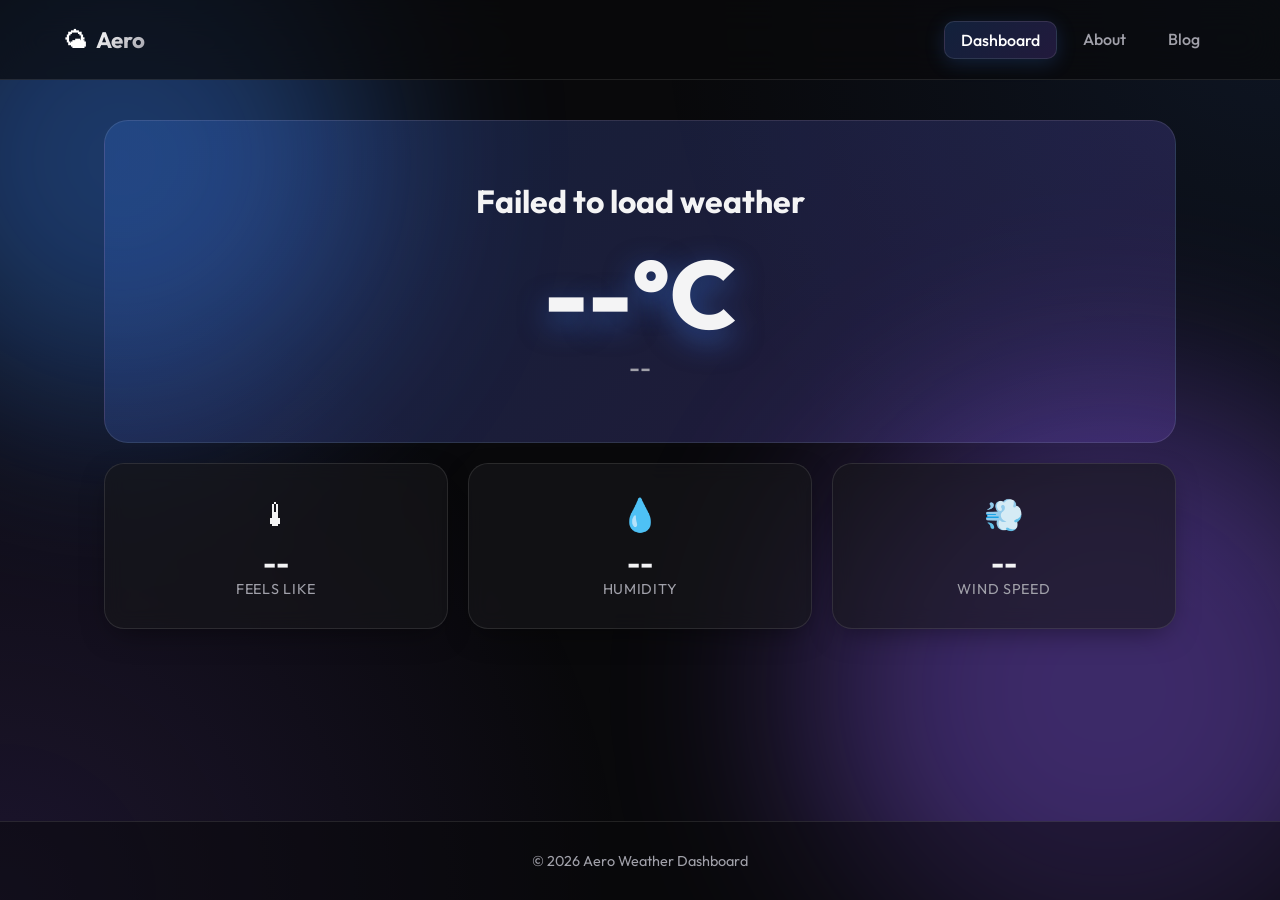
<file: index.html>
<!DOCTYPE html>
<html lang="en">

<head>
    <meta charset="UTF-8">

    <!-- ✅ VIEWPORT -->
    <meta name="viewport" content="width=device-width, initial-scale=1.0">

    <!-- ✅ PRIMARY SEO -->
    <title>Aero Weather Dashboard | Live Weather Forecast Bangalore & Climate Insights</title>

    <meta name="description"
        content="Check real-time weather in Bangalore and across India with Aero Weather Dashboard. Get live temperature, humidity, wind speed, and accurate forecasts with advanced climate insights.">

    <meta name="keywords"
        content="Bangalore weather today, live weather Bangalore, India weather forecast, real-time weather dashboard, temperature humidity wind speed, climate insights, meteorology data, Aero weather dashboard">

    <meta name="author" content="Aero Weather Team">

    <!-- ✅ INDEXING CONTROL -->
    <meta name="robots" content="index, follow, max-image-preview:large, max-snippet:-1, max-video-preview:-1">
    <meta name="googlebot" content="index, follow">

    <!-- ✅ CANONICAL -->
    <link rel="canonical" href="https://weatherdashboard.shopwithme.in/">

    <!-- ✅ GEO SEO -->
    <meta name="geo.region" content="IN-KA">
    <meta name="geo.placename" content="Bangalore">
    <meta name="geo.position" content="12.97;77.59">
    <meta name="ICBM" content="12.97, 77.59">

    <!-- ✅ FAVICON -->
    <link rel="icon" href="/favicon.ico" type="image/x-icon">

    <!-- ✅ OPEN GRAPH -->
    <meta property="og:title" content="Aero Weather Dashboard - Live Weather & Forecast">
    <meta property="og:description"
        content="Real-time weather updates including temperature, humidity, wind speed, and climate insights.">
    <meta property="og:type" content="website">
    <meta property="og:url" content="https://weatherdashboard.shopwithme.in/">
    <meta property="og:image" content="https://weatherdashboard.shopwithme.in/preview.png">
    <meta property="og:site_name" content="Aero Weather">

    <!-- ✅ TWITTER SEO -->
    <meta name="twitter:card" content="summary_large_image">
    <meta name="twitter:title" content="Aero Weather Dashboard">
    <meta name="twitter:description" content="Live weather forecast with modern UI and accurate data.">
    <meta name="twitter:image" content="https://weatherdashboard.shopwithme.in/preview.png">

    <!-- ✅ STRUCTURED DATA -->
    <script type="application/ld+json">
    {
      "@context": "https://schema.org",
      "@type": "WebApplication",
      "name": "Aero Weather Dashboard",
      "url": "https://weatherdashboard.shopwithme.in/",
      "description": "Real-time weather dashboard with live forecasts, climate insights, and atmospheric data.",
      "applicationCategory": "WeatherApplication",
      "operatingSystem": "All",
      "inLanguage": "en",
      "areaServed": {
        "@type": "Place",
        "name": "India"
      },
      "author": {
        "@type": "Organization",
        "name": "Aero Weather Team"
      }
    }
    </script>

    <!-- ✅ PERFORMANCE -->
    <link rel="preconnect" href="https://fonts.googleapis.com">
    <link rel="preconnect" href="https://fonts.gstatic.com" crossorigin>

    <!-- ✅ GOOGLE FONTS -->
    <link href="https://fonts.googleapis.com/css2?family=Outfit:wght@300;400;600;700&display=swap" rel="stylesheet">

    <!-- ✅ CSS -->
    <link rel="stylesheet" href="style.css">

    <!-- ✅ GOOGLE ANALYTICS -->
    <script async src="https://www.googletagmanager.com/gtag/js?id=G-01ZXSJ67FX"></script>
    <script>
        window.dataLayer = window.dataLayer || [];
        function gtag() { dataLayer.push(arguments); }
        gtag('js', new Date());
        gtag('config', 'G-01ZXSJ67FX');
    </script>

</head>

<body>

    <div class="bg-gradient"></div>

    <div class="bg-orbs">
        <div class="orb orb-1"></div>
        <div class="orb orb-2"></div>
    </div>

    <div id="app">

        <div id="navbar"></div>

        <main id="main-content" class="fade-in">

            <!-- ✅ ADD H1 FOR SEO -->
            <h1 style="position:absolute; left:-9999px;">
                Aero Weather Dashboard - Live Weather Updates and Forecast
            </h1>

            <div class="dashboard-grid">

                <div class="weather-hero">
                    <h2 class="weather-location" id="location">Loading...</h2>
                    <div class="temp-huge" id="temp">--°C</div>
                    <div class="weather-desc" id="condition">--</div>
                </div>

                <div class="stats-grid">

                    <div class="glass-card stat-card">
                        <div class="stat-icon">🌡</div>
                        <div class="stat-value" id="feels">--</div>
                        <div class="stat-label">Feels Like</div>
                    </div>

                    <div class="glass-card stat-card">
                        <div class="stat-icon">💧</div>
                        <div class="stat-value" id="humidity">--</div>
                        <div class="stat-label">Humidity</div>
                    </div>

                    <div class="glass-card stat-card">
                        <div class="stat-icon">💨</div>
                        <div class="stat-value" id="wind">--</div>
                        <div class="stat-label">Wind Speed</div>
                    </div>

                </div>

            </div>

        </main>

        <footer class="glass-footer">
            <p>&copy; 2026 Aero Weather Dashboard</p>
        </footer>

    </div>

    <script>

        /* NAVBAR */
         fetch("navbar.html")
  .then(res => res.text())
  .then(data => {
      document.getElementById("navbar").innerHTML = data;

      const currentPage = window.location.pathname.split("/").pop();

      document.querySelectorAll(".nav-item").forEach(link => {
          if (link.getAttribute("href") === currentPage) {
              link.classList.add("active");
          }
      });

      // ✅ MOBILE MENU FIX
      const toggle = document.getElementById("menu-toggle");
      const menu = document.getElementById("nav-menu");

      if (toggle && menu) {
          toggle.addEventListener("click", () => {
              menu.classList.toggle("active");
          });

          // optional: close on click
          document.querySelectorAll(".nav-item").forEach(link => {
              link.addEventListener("click", () => {
                  menu.classList.remove("active");
              });
          });
      }
  });


        /* WEATHER MAP */
        const WMO_CODES = {
            0: { desc: 'Clear sky', icon: '☀️' },
            1: { desc: 'Mainly clear', icon: '🌤' },
            2: { desc: 'Partly cloudy', icon: '⛅' },
            3: { desc: 'Overcast', icon: '☁️' },
            45: { desc: 'Fog', icon: '🌫' },
            61: { desc: 'Rain', icon: '🌧' },
            63: { desc: 'Moderate rain', icon: '🌧' },
            65: { desc: 'Heavy rain', icon: '🌧' },
            71: { desc: 'Snow', icon: '❄️' },
            95: { desc: 'Thunderstorm', icon: '⛈' }
        };


        /* WEATHER */
        async function loadWeather() {
            try {
                const res = await fetch(
                    "https://api.open-meteo.com/v1/forecast?latitude=12.97&longitude=77.59&current=temperature_2m,relative_humidity_2m,apparent_temperature,weather_code,wind_speed_10m"
                );

                const data = await res.json();
                const w = data.current;

                const info = WMO_CODES[w.weather_code] || { desc: "Unknown", icon: "🌍" };

                document.getElementById("location").innerText = "Bangalore, India";
                document.getElementById("temp").innerText = Math.round(w.temperature_2m) + "°C";
                document.getElementById("feels").innerText = Math.round(w.apparent_temperature) + "°C";
                document.getElementById("humidity").innerText = w.relative_humidity_2m + "%";
                document.getElementById("wind").innerText = w.wind_speed_10m + " km/h";

                document.getElementById("condition").innerText =
                    info.icon + " " + info.desc;

            } catch {
                document.getElementById("location").innerText = "Failed to load weather";
            }
        }

        loadWeather();

    </script>

</body>

</html>
</file>
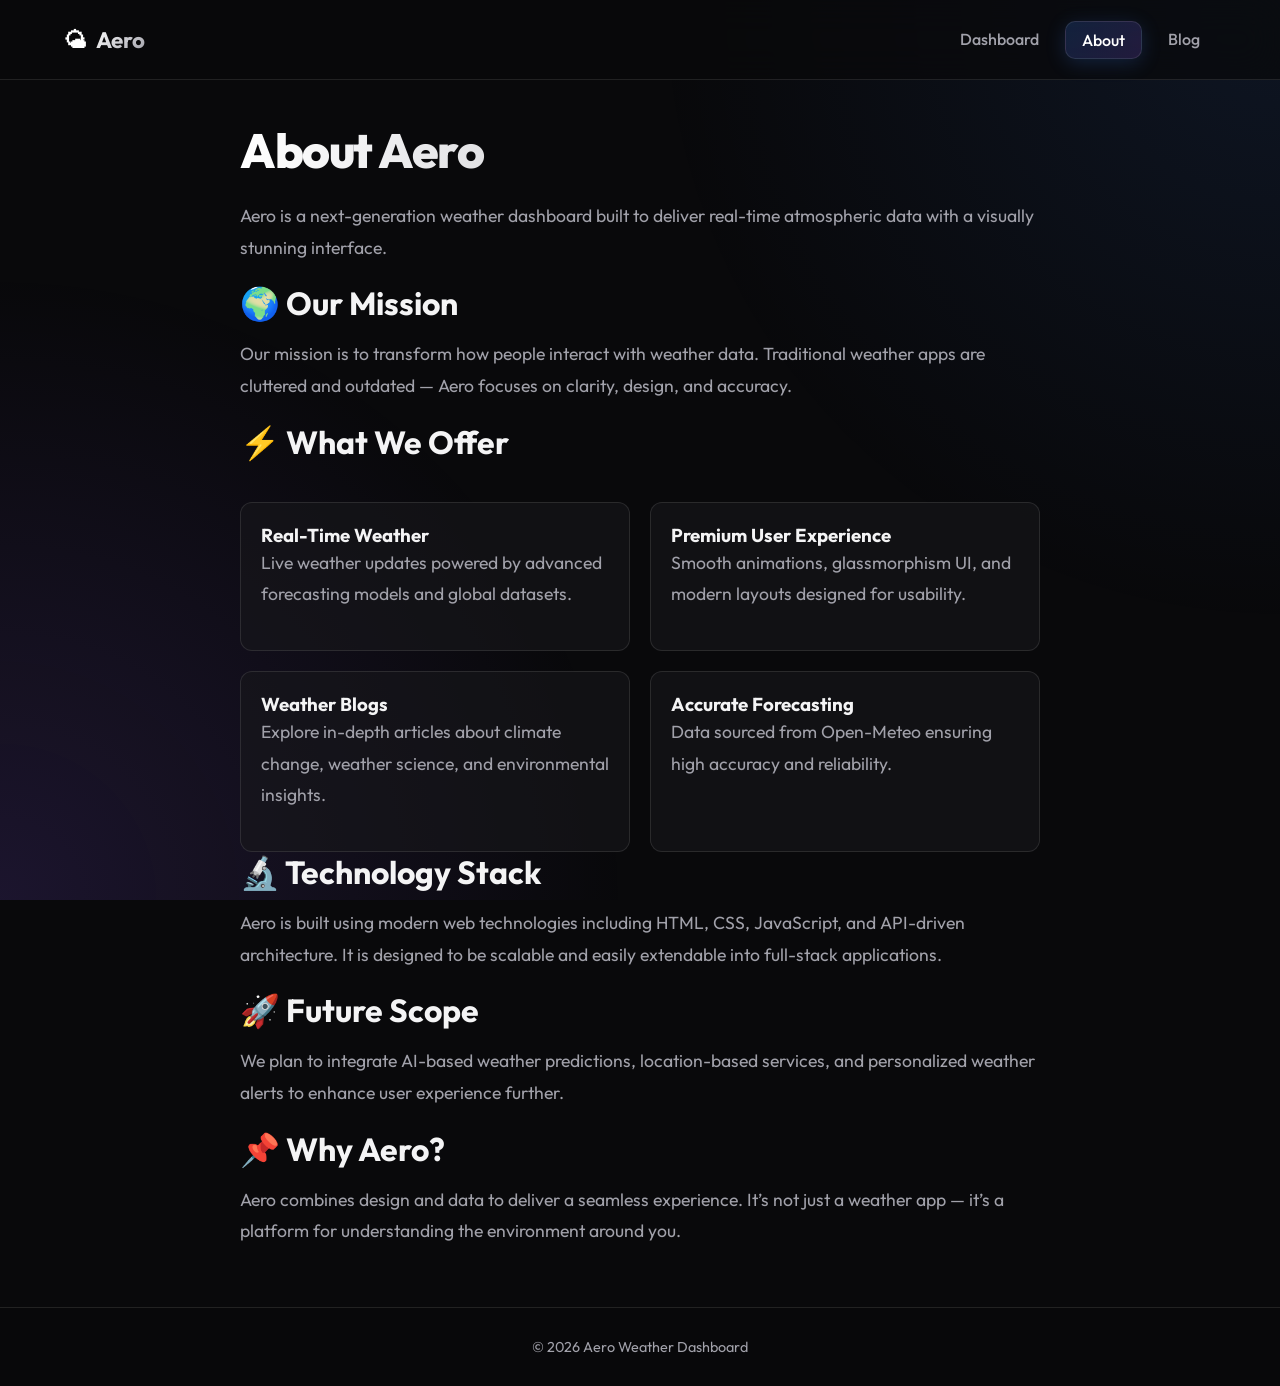
<file: about.html>
<!DOCTYPE html>
<html lang="en">

<head>
    <meta charset="UTF-8">

    <!-- ✅ PRIMARY SEO (ABOUT INTENT OPTIMIZED) -->
    <title>About Aero Weather Dashboard | Real-Time Weather Platform & Climate Insights</title>

    <meta name="description"
        content="Learn about Aero Weather Dashboard, a modern weather platform delivering real-time forecasts, climate insights, and atmospheric data with advanced UI and accurate meteorology models.">

    <meta name="keywords"
        content="about Aero weather, weather dashboard platform, real-time weather system, climate insights platform, meteorology application, weather forecasting technology, Aero weather dashboard info">

    <meta name="author" content="Aero Weather Team">

    <!-- ✅ INDEXING CONTROL -->
    <meta name="robots" content="index, follow, max-image-preview:large, max-snippet:-1, max-video-preview:-1">
    <meta name="googlebot" content="index, follow">

    <!-- ✅ CANONICAL -->
    <link rel="canonical" href="https://weatherdashboard.shopwithme.in/about.html">

    <!-- ✅ VIEWPORT -->
    <meta name="viewport" content="width=device-width, initial-scale=1.0">

    <!-- ✅ FAVICON -->
    <link rel="icon" href="/favicon.ico" type="image/x-icon">

    <!-- ✅ OPEN GRAPH -->
    <meta property="og:title" content="About Aero Weather Dashboard">
    <meta property="og:description"
        content="Discover the mission, technology, and vision behind Aero Weather Dashboard.">
    <meta property="og:type" content="website">
    <meta property="og:url" content="https://weatherdashboard.shopwithme.in/about.html">
    <meta property="og:image" content="https://weatherdashboard.shopwithme.in/preview.jpg">
    <meta property="og:site_name" content="Aero Weather">

    <!-- ✅ TWITTER SEO -->
    <meta name="twitter:card" content="summary_large_image">
    <meta name="twitter:title" content="About Aero Weather Dashboard">
    <meta name="twitter:description"
        content="Real-time weather platform with climate insights and forecasting technology.">
    <meta name="twitter:image" content="https://weatherdashboard.shopwithme.in/preview.jpg">

    <!-- ✅ ADVANCED STRUCTURED DATA -->
    <script type="application/ld+json">
    {
        "@context": "https://schema.org",
        "@type": "Organization",
        "name": "Aero Weather",
        "url": "https://weatherdashboard.shopwithme.in/",
        "logo": "https://weatherdashboard.shopwithme.in/preview.jpg",
        "description": "Aero Weather Dashboard provides real-time weather forecasts, climate insights, and atmospheric data.",
        "sameAs": [
            "https://weatherdashboard.shopwithme.in/"
        ]
    }
    </script>

    <!-- ✅ PERFORMANCE -->
    <link rel="preconnect" href="https://fonts.googleapis.com">
    <link rel="preconnect" href="https://fonts.gstatic.com" crossorigin>

    <!-- Fonts -->
    <link href="https://fonts.googleapis.com/css2?family=Outfit:wght@300;400;600;700&display=swap" rel="stylesheet">

    <!-- CSS -->
    <link rel="stylesheet" href="style.css">

</head>

<body>

    <div class="bg-gradient"></div>

    <div id="app">

        <div id="navbar"></div>

        <main id="main-content" class="fade-in">

            <div class="about-content">

                <!-- HERO -->
                <h1>About Aero</h1>

                <p class="lead">
                    Aero is a next-generation weather dashboard built to deliver real-time atmospheric data with a
                    visually stunning interface.
                </p>

                <!-- SECTION 1 -->
                <h2>🌍 Our Mission</h2>
                <p>
                    Our mission is to transform how people interact with weather data. Traditional weather apps are
                    cluttered and outdated — Aero focuses on clarity, design, and accuracy.
                </p>

                <!-- SECTION 2 -->
                <h2>⚡ What We Offer</h2>

                <ul class="feature-list">

                    <li class="feature-item">
                        <h3>Real-Time Weather</h3>
                        <p>
                            Live weather updates powered by advanced forecasting models and global datasets.
                        </p>
                    </li>

                    <li class="feature-item">
                        <h3>Premium User Experience</h3>
                        <p>
                            Smooth animations, glassmorphism UI, and modern layouts designed for usability.
                        </p>
                    </li>

                    <li class="feature-item">
                        <h3>Weather Blogs</h3>
                        <p>
                            Explore in-depth articles about climate change, weather science, and environmental insights.
                        </p>
                    </li>

                    <li class="feature-item">
                        <h3>Accurate Forecasting</h3>
                        <p>
                            Data sourced from Open-Meteo ensuring high accuracy and reliability.
                        </p>
                    </li>

                </ul>

                <!-- SECTION 3 -->
                <h2>🔬 Technology Stack</h2>
                <p>
                    Aero is built using modern web technologies including HTML, CSS, JavaScript, and API-driven
                    architecture. It is designed to be scalable and easily extendable into full-stack applications.
                </p>

                <!-- SECTION 4 -->
                <h2>🚀 Future Scope</h2>
                <p>
                    We plan to integrate AI-based weather predictions, location-based services, and personalized weather
                    alerts to enhance user experience further.
                </p>

                <!-- SECTION 5 -->
                <h2>📌 Why Aero?</h2>
                <p>
                    Aero combines design and data to deliver a seamless experience. It’s not just a weather app — it’s a
                    platform for understanding the environment around you.
                </p>

            </div>

        </main>

        <footer class="glass-footer">
            <p>&copy; 2026 Aero Weather Dashboard</p>
        </footer>

    </div>

    <!-- NAVBAR + ACTIVE TAB -->
    <script>
fetch("navbar.html")
    .then(res => res.text())
    .then(data => {
        document.getElementById("navbar").innerHTML = data;

        const currentPage = window.location.pathname.split("/").pop();

        document.querySelectorAll(".nav-item").forEach(link => {
            if (link.getAttribute("href") === currentPage) {
                link.classList.add("active");
            }
        });

        // ✅ ADD THIS (mobile toggle fix)
        const toggle = document.getElementById("menu-toggle");
        const menu = document.getElementById("nav-menu");

        if (toggle && menu) {
            toggle.addEventListener("click", () => {
                menu.classList.toggle("active");
            });
        }
    });
</script>
</body>

</html>
</file>
<file: style.css>
:root {
    /* Premium Color Palette */
    --clr-bg: #09090b; /* Very dark zinc */
    --clr-surface: rgba(24, 24, 27, 0.6); /* Translucent zinc */
    --clr-surface-hover: rgba(39, 39, 42, 0.8);
    --clr-border: rgba(255, 255, 255, 0.1);
    
    /* Vibrant accients */
    --clr-primary: #3b82f6; /* Blue */
    --clr-primary-glow: rgba(59, 130, 246, 0.5);
    --clr-secondary: #8b5cf6; /* Purple */
    --clr-secondary-glow: rgba(139, 92, 246, 0.5);
    
    --clr-text: #f4f4f5;
    --clr-text-muted: #a1a1aa;
    
    /* Typography */
    --font-heading: 'Outfit', sans-serif;
    --font-body: 'Outfit', sans-serif;
    
    /* Layout Variables */
    --nav-height: 80px;
    --max-width: 1200px;
}

* {
    margin: 0;
    padding: 0;
    box-sizing: border-box;
    font-family: var(--font-body);
}

body {
    background-color: var(--clr-bg);
    color: var(--clr-text);
    min-height: 100vh;
    overflow-x: hidden;
    position: relative;
    display: flex;
    flex-direction: column;
}

/* Background Effects */
.bg-gradient {
    position: fixed;
    top: 0; left: 0; right: 0; bottom: 0;
    background: radial-gradient(circle at top right, rgba(59, 130, 246, 0.1) 0%, transparent 40%),
                radial-gradient(circle at bottom left, rgba(139, 92, 246, 0.15) 0%, transparent 40%);
    z-index: -2;
}

.bg-orbs {
    position: fixed;
    width: 100vw;
    height: 100vh;
    z-index: -1;
    overflow: hidden;
    pointer-events: none;
}

.orb {
    position: absolute;
    border-radius: 50%;
    filter: blur(100px);
    opacity: 0.4;
    animation: float 20s infinite ease-in-out alternate;
}

.orb-1 {
    top: -10%; left: -10%;
    width: 500px; height: 500px;
    background: var(--clr-primary);
}

.orb-2 {
    bottom: -10%; right: -10%;
    width: 600px; height: 600px;
    background: var(--clr-secondary);
    animation-delay: -5s;
}

@keyframes float {
    0% { transform: translate(0, 0) scale(1); }
    100% { transform: translate(100px, 50px) scale(1.2); }
}

/* App Layout */
#app {
    display: flex;
    flex-direction: column;
    min-height: 100vh;
}

/* Navigation - Glassmorphism */
/* ===== PREMIUM NAVBAR (FINAL CLEAN VERSION) ===== */

.glass-nav {
    height: var(--nav-height);
    display: flex;
    justify-content: space-between;
    align-items: center;
    padding: 0 5%;

    /* 🔥 DARK GLASS (MATCHES YOUR THEME) */
    background: rgba(9, 9, 11, 0.7);
    backdrop-filter: blur(18px);
    -webkit-backdrop-filter: blur(18px);

    border-bottom: 1px solid var(--clr-border);

    position: sticky;
    top: 0;
    z-index: 1000;
}

/* LOGO */
.logo {
    display: flex;
    align-items: center;
    gap: 10px;
    font-size: 1.4rem;
    font-weight: 700;
    color: white;
}

.logo-text {
    background: linear-gradient(135deg, #ffffff, #a1a1aa);
    -webkit-background-clip: text;
    -webkit-text-fill-color: transparent;
}

/* NAV */
#nav-menu {
    display: flex;
    gap: 10px;
}

/* NAV ITEMS */
.nav-item {
    text-decoration: none;
    color: var(--clr-text-muted);
    font-weight: 500;
    padding: 8px 16px;
    border-radius: 10px;
    transition: all 0.3s ease;
}

/* HOVER */
.nav-item:hover {
    color: white;
    background: rgba(255, 255, 255, 0.06);
}

/* ACTIVE */
.nav-item.active {
    color: white;
    background: linear-gradient(
        135deg,
        rgba(59, 130, 246, 0.2),
        rgba(139, 92, 246, 0.2)
    );
    border: 1px solid var(--clr-border);
    box-shadow: 0 4px 20px rgba(59, 130, 246, 0.2);
}

/* HAMBURGER */
.menu-toggle {
    display: none;
    font-size: 26px;
    color: white;
    cursor: pointer;
}

/* ===== MOBILE ===== */
@media (max-width: 768px) {

    .menu-toggle {
        display: block;
    }

    #nav-menu {
        position: absolute;
        top: var(--nav-height);
        left: 0;
        width: 100%;

        flex-direction: column;
        align-items: center;
        gap: 15px;
        padding: 20px 0;

        background: rgba(9, 9, 11, 0.95);
        backdrop-filter: blur(20px);

        display: none;
    }

    #nav-menu.active {
        display: flex;
    }
}

/* Main Content */
#main-content {
    flex: 1;
    max-width: var(--max-width);
    margin: 0 auto;
    width: 100%;
    padding: 40px 5%;
    display: flex;
    flex-direction: column;
}

/* Page Transitions */
.fade-in {
    animation: fadeIn 0.5s cubic-bezier(0.16, 1, 0.3, 1) forwards;
}

@keyframes fadeIn {
    from { opacity: 0; transform: translateY(10px); }
    to { opacity: 1; transform: translateY(0); }
}

/* Generic UI Components */
h1 {
    font-size: 3rem;
    font-weight: 800;
    letter-spacing: -0.03em;
    margin-bottom: 20px;
    background: linear-gradient(to right, #fff, #a1a1aa);
    -webkit-background-clip: text;
    -webkit-text-fill-color: transparent;
}

h2 {
    font-size: 2rem;
    font-weight: 700;
    margin-bottom: 15px;
}

p.lead {
    font-size: 1.25rem;
    color: var(--clr-text-muted);
    margin-bottom: 30px;
    line-height: 1.6;
}

/* Glass Card */
.glass-card {
    background: var(--clr-surface);
    border: 1px solid var(--clr-border);
    border-radius: 20px;
    padding: 30px;
    box-shadow: 0 10px 30px -10px rgba(0,0,0,0.5);
    backdrop-filter: blur(10px);
    transition: transform 0.3s ease, border-color 0.3s ease;
}

.glass-card:hover {
    transform: translateY(-5px);
    border-color: rgba(255,255,255,0.2);
}

/* Dashboard Layout */
.dashboard-grid {
    display: grid;
    grid-template-columns: repeat(12, 1fr);
    gap: 20px;
}

.weather-hero {
    grid-column: span 12;
    display: flex;
    flex-direction: column;
    align-items: center;
    justify-content: center;
    padding: 60px 40px;
    background: linear-gradient(135deg, rgba(59, 130, 246, 0.2), rgba(139, 92, 246, 0.2));
    border: 1px solid var(--clr-border);
    border-radius: 24px;
    position: relative;
    overflow: hidden;
}

.temp-huge {
    font-size: 6rem;
    font-weight: 800;
    line-height: 1;
    margin: 10px 0;
    text-shadow: 0 10px 30px var(--clr-primary-glow);
}

.weather-desc {
    font-size: 1.5rem;
    font-weight: 500;
    text-transform: capitalize;
    color: var(--clr-text-muted);
}

.weather-location {
    font-size: 2rem;
    font-weight: 700;
}

.stats-grid {
    grid-column: span 12;
    display: grid;
    grid-template-columns: repeat(auto-fit, minmax(200px, 1fr));
    gap: 20px;
}

.stat-card {
    display: flex;
    flex-direction: column;
    align-items: center;
    text-align: center;
}

.stat-icon {
    font-size: 2rem;
    margin-bottom: 10px;
}

.stat-value {
    font-size: 1.8rem;
    font-weight: 700;
}

.stat-label {
    font-size: 0.9rem;
    color: var(--clr-text-muted);
    text-transform: uppercase;
    letter-spacing: 0.05em;
}

/* About Page */
.about-content {
    max-width: 800px;
    margin: 0 auto;
}
.about-content p {
    color: var(--clr-text-muted);
    font-size: 1.1rem;
    line-height: 1.8;
    margin-bottom: 20px;
}
.feature-list {
    display: grid;
    grid-template-columns: 1fr 1fr;
    gap: 20px;
    margin-top: 40px;
    list-style: none;
}
.feature-item {
    background: var(--clr-surface);
    padding: 20px;
    border-radius: 12px;
    border: 1px solid var(--clr-border);
}

/* Blog List */
.blog-grid {
    display: grid;
    grid-template-columns: repeat(auto-fill, minmax(320px, 1fr));
    gap: 30px;
}

.blog-card {
    display: flex;
    flex-direction: column;
    padding: 0;
    overflow: hidden;
    cursor: pointer;
}

.blog-image {
    width: 100%;
    height: 200px;
    object-fit: cover;
    border-bottom: 1px solid var(--clr-border);
    transition: transform 0.5s ease;
}

.blog-card:hover .blog-image {
    transform: scale(1.05);
}

.blog-image-wrapper {
    overflow: hidden;
}

.blog-content {
    padding: 25px;
    flex: 1;
    display: flex;
    flex-direction: column;
}

.blog-date {
    font-size: 0.85rem;
    color: var(--clr-primary);
    font-weight: 600;
    margin-bottom: 10px;
}

.blog-title {
    font-size: 1.3rem;
    font-weight: 700;
    margin-bottom: 10px;
    line-height: 1.3;
}

.blog-excerpt {
    color: var(--clr-text-muted);
    font-size: 0.95rem;
    line-height: 1.5;
    margin-bottom: 20px;
    flex: 1;
}

.read-more {
    color: #fff;
    font-weight: 600;
    font-size: 0.9rem;
    text-transform: uppercase;
    letter-spacing: 0.05em;
    display: inline-flex;
    align-items: center;
    gap: 5px;
    transition: color 0.3s;
}

.read-more::after {
    content: "→";
    transition: transform 0.3s;
}

.blog-card:hover .read-more {
    color: var(--clr-primary);
}

.blog-card:hover .read-more::after {
    transform: translateX(5px);
}

/* Single Blog Post View */
.single-blog {
    max-width: 800px;
    margin: 0 auto;
}

.back-btn {
    background: transparent;
    border: 1px solid var(--clr-border);
    color: var(--clr-text);
    padding: 10px 20px;
    border-radius: 8px;
    cursor: pointer;
    font-family: var(--font-body);
    font-weight: 600;
    display: inline-flex;
    align-items: center;
    gap: 8px;
    margin-bottom: 30px;
    transition: all 0.3s;
}
.back-btn:hover {
    background: var(--clr-surface);
    border-color: rgba(255,255,255,0.3);
}

.blog-header {
    margin-bottom: 40px;
}

.blog-header h1 {
    font-size: 2.5rem;
    margin: 10px 0 20px;
    line-height: 1.2;
}

.blog-hero-img {
    width: 100%;
    height: 400px;
    object-fit: cover;
    border-radius: 20px;
    margin-bottom: 40px;
    border: 1px solid var(--clr-border);
}

.blog-body-text {
    font-size: 1.15rem;
    line-height: 1.8;
    color: #e4e4e7;
    white-space: pre-wrap;
}

.blog-body-text p {
    margin-bottom: 20px;
}

/* Footer */
.glass-footer {
    text-align: center;
    padding: 30px;
    color: var(--clr-text-muted);
    font-size: 0.9rem;
    border-top: 1px solid var(--clr-border);
    background: rgba(9, 9, 11, 0.5);
    margin-top: auto;
}

/* Loading State */
.loader {
    width: 48px;
    height: 48px;
    border: 5px solid var(--clr-surface);
    border-bottom-color: var(--clr-primary);
    border-radius: 50%;
    display: inline-block;
    box-sizing: border-box;
    animation: rotation 1s linear infinite;
    margin: 40px auto;
}

@keyframes rotation {
    0% { transform: rotate(0deg); }
    100% { transform: rotate(360deg); }
}

.error-msg {
    color: #ef4444;
    background: rgba(239, 68, 68, 0.1);
    padding: 20px;
    border-radius: 12px;
    border: 1px solid rgba(239, 68, 68, 0.3);
    text-align: center;
    grid-column: span 12;
}

/* Responsive */
@media (max-width: 768px) {
    .glass-nav {
        padding: 0 20px;
    }
    nav#nav-menu {
        display: none; /* simple hidden for mobile, in a real app we toggle this */
    }
    .mobile-menu-toggle {
        display: flex;
    }
    h1 {
        font-size: 2.2rem;
    }
    .temp-huge {
        font-size: 4rem;
    }
    .blog-hero-img {
        height: 250px;
    }
}
</file>
